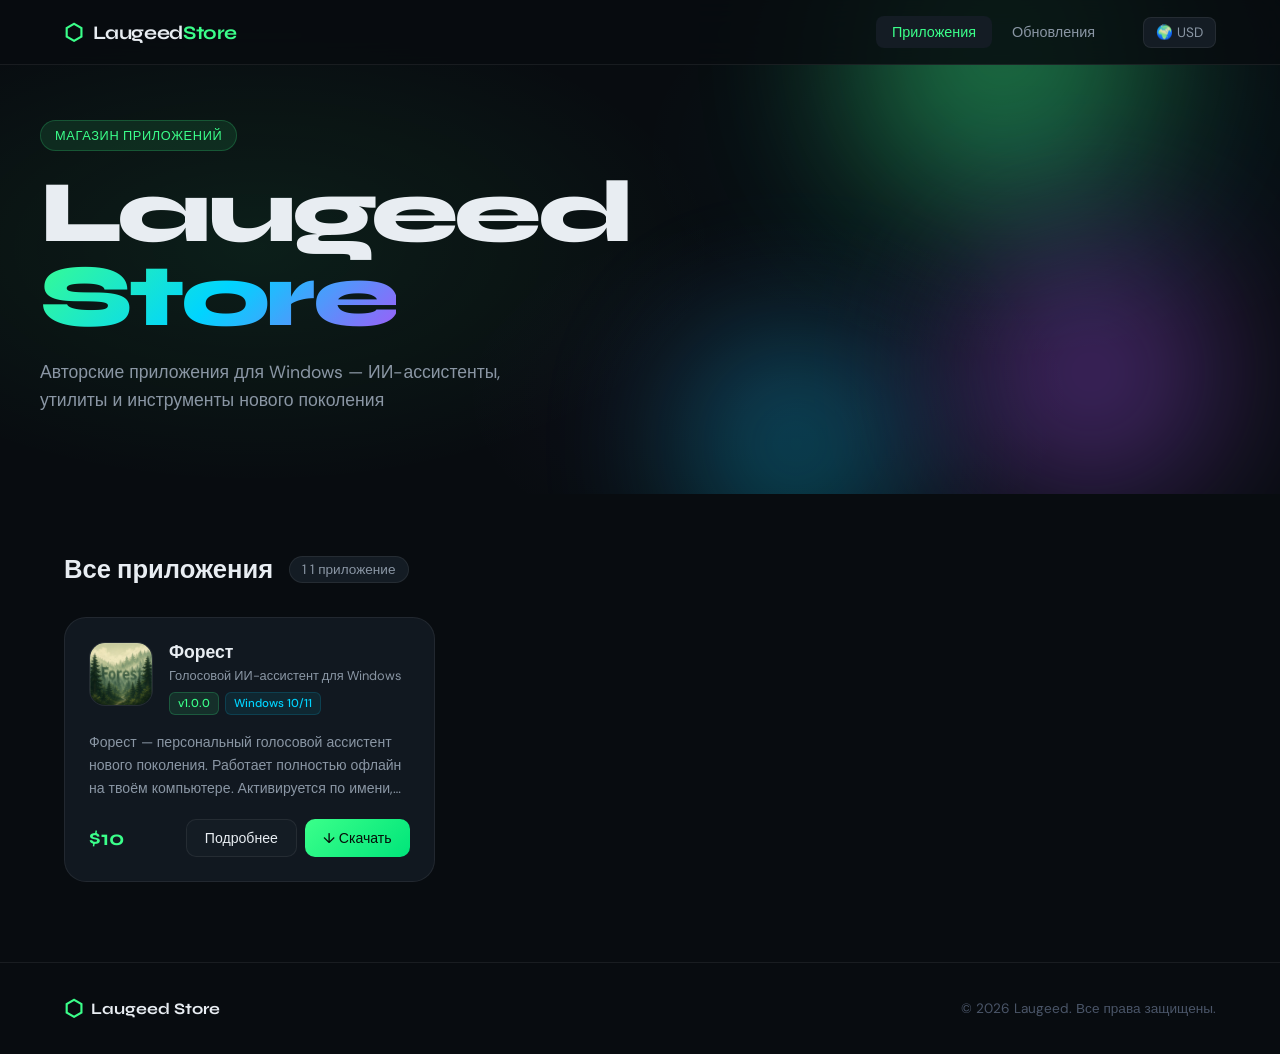
<file: index.html>
<!DOCTYPE html>
<html lang="ru">
<head>
  <meta charset="UTF-8"/>
  <meta name="viewport" content="width=device-width, initial-scale=1.0"/>
  <title>Laugeed Store</title>
  <link rel="stylesheet" href="style.css"/>
  <link rel="preconnect" href="https://fonts.googleapis.com"/>
  <link href="https://fonts.googleapis.com/css2?family=Syne:wght@400;600;700;800&family=DM+Sans:wght@300;400;500&display=swap" rel="stylesheet"/>
</head>
<body>

<!-- ═══ НАВИГАЦИЯ ═══ -->
<nav class="navbar">
  <div class="nav-inner">
    <a href="index.html" class="logo">
      <span class="logo-icon">⬡</span>
      <span class="logo-text">Laugeed<span class="logo-accent">Store</span></span>
    </a>
    <div class="nav-links">
      <a href="index.html" class="nav-link active">Приложения</a>
      <a href="updates.html" class="nav-link">Обновления</a>
    </div>
    <div class="nav-region" id="regionDisplay">🌍 USD</div>
  </div>
</nav>

<!-- ═══ HERO ═══ -->
<section class="hero">
  <div class="hero-bg"></div>
  <div class="hero-content">
    <div class="hero-badge">Магазин приложений</div>
    <h1 class="hero-title">Laugeed<br/><span class="gradient-text">Store</span></h1>
    <p class="hero-sub">Авторские приложения для Windows — ИИ-ассистенты, утилиты и инструменты нового поколения</p>
  </div>
  <div class="hero-orbs">
    <div class="orb orb1"></div>
    <div class="orb orb2"></div>
    <div class="orb orb3"></div>
  </div>
</section>

<!-- ═══ ПРИЛОЖЕНИЯ ═══ -->
<section class="apps-section">
  <div class="container">
    <div class="section-header">
      <h2 class="section-title">Все приложения</h2>
      <span class="app-count" id="appCount">—</span>
    </div>
    <div class="apps-grid" id="appsGrid">
      <!-- Карточки генерируются из apps.json -->
      <div class="loading-state">
        <div class="spinner"></div>
        <p>Загрузка приложений...</p>
      </div>
    </div>
  </div>
</section>

<!-- ═══ ФУТЕР ═══ -->
<footer class="footer">
  <div class="container">
    <div class="footer-inner">
      <div class="footer-brand">
        <span class="logo-icon">⬡</span>
        <span>Laugeed Store</span>
      </div>
      <p class="footer-copy">© 2026 Laugeed. Все права защищены.</p>
    </div>
  </div>
</footer>

<script src="script.js"></script>
</body>
</html>
</file>
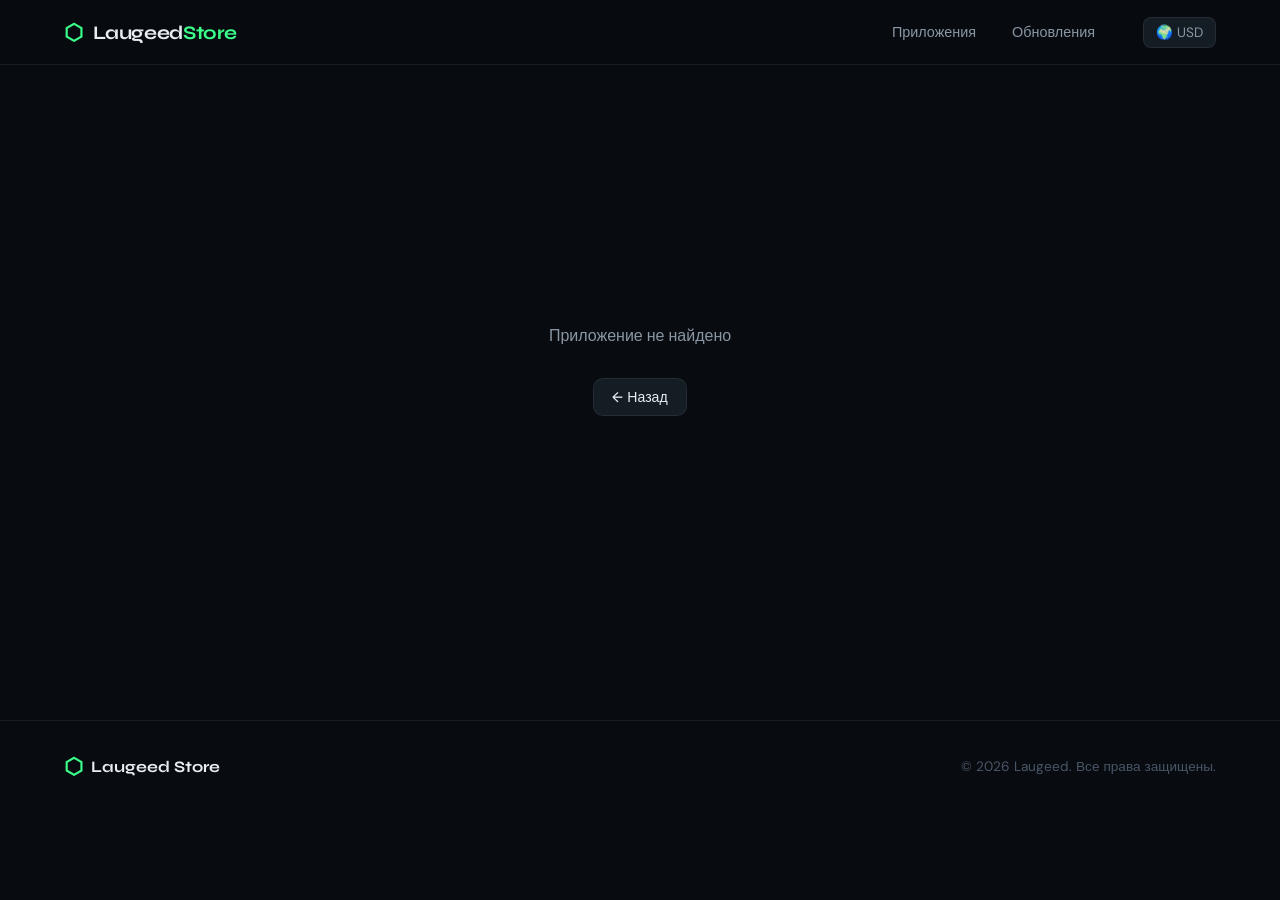
<file: app.html>
<!DOCTYPE html>
<html lang="ru">
<head>
  <meta charset="UTF-8"/>
  <meta name="viewport" content="width=device-width, initial-scale=1.0"/>
  <title>Laugeed Store — Приложение</title>
  <link rel="stylesheet" href="style.css"/>
  <link rel="preconnect" href="https://fonts.googleapis.com"/>
  <link href="https://fonts.googleapis.com/css2?family=Syne:wght@400;600;700;800&family=DM+Sans:wght@300;400;500&display=swap" rel="stylesheet"/>
</head>
<body>

<nav class="navbar">
  <div class="nav-inner">
    <a href="index.html" class="logo">
      <span class="logo-icon">⬡</span>
      <span class="logo-text">Laugeed<span class="logo-accent">Store</span></span>
    </a>
    <div class="nav-links">
      <a href="index.html" class="nav-link">Приложения</a>
      <a href="updates.html" class="nav-link">Обновления</a>
    </div>
    <div class="nav-region" id="regionDisplay">🌍 USD</div>
  </div>
</nav>

<div class="app-page" id="appPage">
  <div class="loading-state full-page">
    <div class="spinner"></div>
    <p>Загрузка...</p>
  </div>
</div>

<footer class="footer">
  <div class="container">
    <div class="footer-inner">
      <div class="footer-brand"><span class="logo-icon">⬡</span><span>Laugeed Store</span></div>
      <p class="footer-copy">© 2026 Laugeed. Все права защищены.</p>
    </div>
  </div>
</footer>

<script src="script.js"></script>
</body>
</html>
</file>
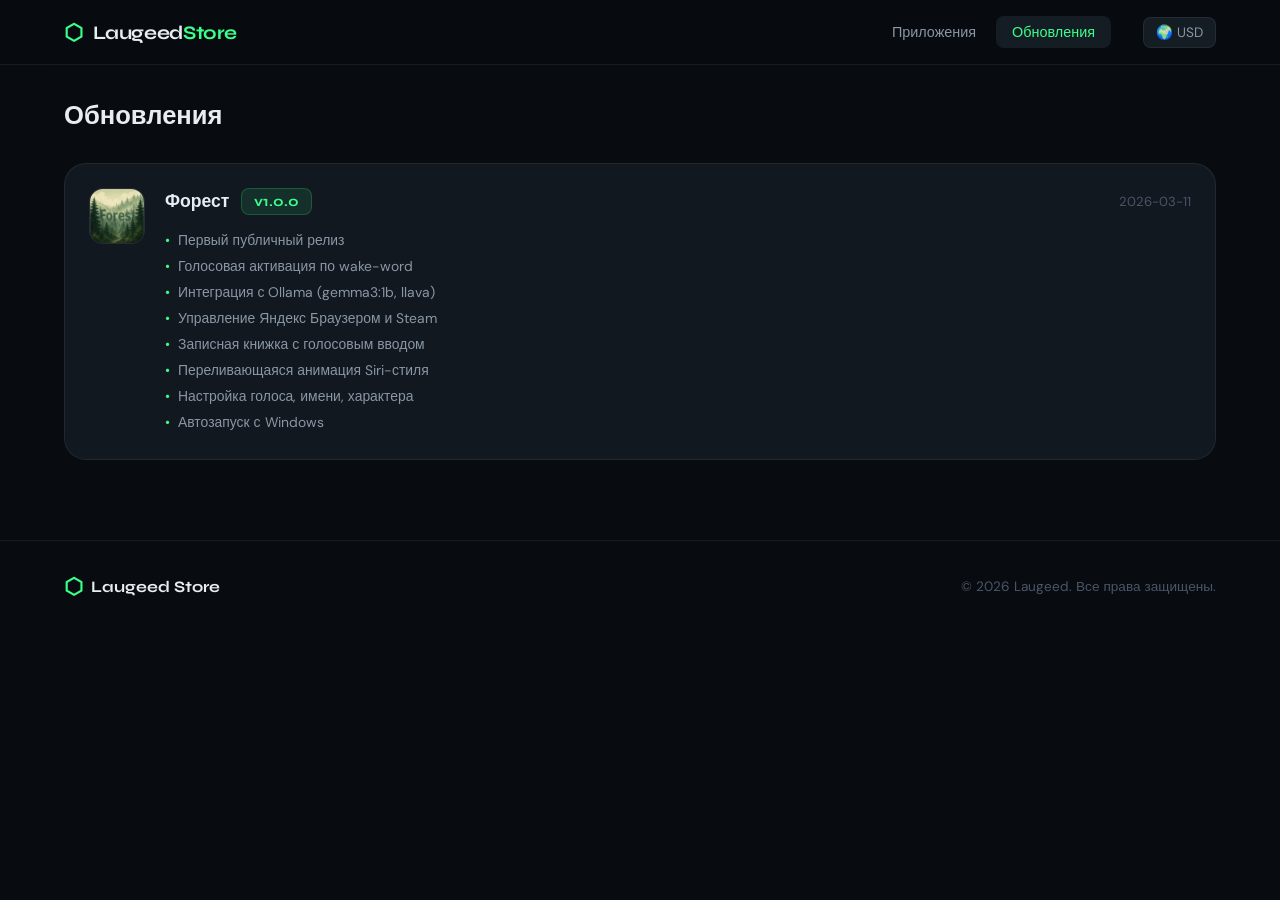
<file: updates.html>
<!DOCTYPE html>
<html lang="ru">
<head>
  <meta charset="UTF-8"/>
  <meta name="viewport" content="width=device-width, initial-scale=1.0"/>
  <title>Laugeed Store — Обновления</title>
  <link rel="stylesheet" href="style.css"/>
  <link rel="preconnect" href="https://fonts.googleapis.com"/>
  <link href="https://fonts.googleapis.com/css2?family=Syne:wght@400;600;700;800&family=DM+Sans:wght@300;400;500&display=swap" rel="stylesheet"/>
</head>
<body>

<nav class="navbar">
  <div class="nav-inner">
    <a href="index.html" class="logo">
      <span class="logo-icon">⬡</span>
      <span class="logo-text">Laugeed<span class="logo-accent">Store</span></span>
    </a>
    <div class="nav-links">
      <a href="index.html" class="nav-link">Приложения</a>
      <a href="updates.html" class="nav-link active">Обновления</a>
    </div>
    <div class="nav-region" id="regionDisplay">🌍 USD</div>
  </div>
</nav>

<section class="updates-page">
  <div class="container">
    <div class="section-header">
      <h2 class="section-title">Обновления</h2>
    </div>
    <div id="updatesList" class="updates-list">
      <div class="loading-state">
        <div class="spinner"></div>
        <p>Загрузка обновлений...</p>
      </div>
    </div>
  </div>
</section>

<footer class="footer">
  <div class="container">
    <div class="footer-inner">
      <div class="footer-brand"><span class="logo-icon">⬡</span><span>Laugeed Store</span></div>
      <p class="footer-copy">© 2026 Laugeed. Все права защищены.</p>
    </div>
  </div>
</footer>

<script src="script.js"></script>
</body>
</html>
</file>
<file: style.css>
/* ═══════════════════════════════════════════
   LAUGEED STORE — Стили
   Тёмный интерфейс в стиле Steam / App Store
═══════════════════════════════════════════ */

/* ── Переменные ─────────────────────────────── */
:root {
  --bg:         #080c10;
  --bg2:        #0e1419;
  --bg3:        #141c24;
  --card:       #111820;
  --card-hover: #161f29;
  --border:     rgba(255,255,255,0.07);
  --border2:    rgba(255,255,255,0.12);
  --accent:     #3bff8a;
  --accent2:    #00d4ff;
  --accent3:    #a855f7;
  --text:       #e8edf2;
  --text2:      #8a96a4;
  --text3:      #4a5568;
  --radius:     14px;
  --radius-lg:  22px;
  --shadow:     0 8px 32px rgba(0,0,0,0.5);
  --shadow-card:0 4px 24px rgba(0,0,0,0.4);
  --glow-green: 0 0 40px rgba(59,255,138,0.15);
  --glow-blue:  0 0 40px rgba(0,212,255,0.15);
  --font-head:  'Syne', sans-serif;
  --font-body:  'DM Sans', sans-serif;
  --transition: 0.25s cubic-bezier(0.4,0,0.2,1);
}

/* ── Сброс ──────────────────────────────────── */
*, *::before, *::after { box-sizing: border-box; margin: 0; padding: 0; }
html { scroll-behavior: smooth; }
body {
  font-family: var(--font-body);
  background: var(--bg);
  color: var(--text);
  min-height: 100vh;
  overflow-x: hidden;
}
a { text-decoration: none; color: inherit; }
img { max-width: 100%; }

/* ── Контейнер ──────────────────────────────── */
.container { max-width: 1200px; margin: 0 auto; padding: 0 24px; }

/* ═══ НАВИГАЦИЯ ════════════════════════════════ */
.navbar {
  position: fixed; top: 0; left: 0; right: 0; z-index: 100;
  background: rgba(8,12,16,0.85);
  backdrop-filter: blur(20px);
  border-bottom: 1px solid var(--border);
}
.nav-inner {
  max-width: 1200px; margin: 0 auto;
  padding: 0 24px;
  height: 64px;
  display: flex; align-items: center; gap: 32px;
}
.logo {
  display: flex; align-items: center; gap: 10px;
  font-family: var(--font-head);
  font-size: 1.2rem; font-weight: 700;
  letter-spacing: -0.02em;
}
.logo-icon { font-size: 1.4rem; color: var(--accent); }
.logo-accent { color: var(--accent); }
.nav-links { display: flex; gap: 4px; margin-left: auto; }
.nav-link {
  padding: 7px 16px;
  border-radius: 8px;
  font-size: 0.9rem;
  color: var(--text2);
  transition: var(--transition);
}
.nav-link:hover { background: var(--bg3); color: var(--text); }
.nav-link.active { background: var(--bg3); color: var(--accent); }
.nav-region {
  font-size: 0.85rem; color: var(--text2);
  background: var(--bg3);
  padding: 6px 12px; border-radius: 8px;
  border: 1px solid var(--border);
  white-space: nowrap;
}

/* ═══ HERO ══════════════════════════════════════ */
.hero {
  position: relative;
  min-height: 420px;
  display: flex; align-items: center;
  padding: 120px 24px 80px;
  overflow: hidden;
}
.hero-bg {
  position: absolute; inset: 0;
  background:
    radial-gradient(ellipse 60% 80% at 20% 50%, rgba(59,255,138,0.08) 0%, transparent 60%),
    radial-gradient(ellipse 50% 70% at 80% 30%, rgba(0,212,255,0.06) 0%, transparent 60%),
    radial-gradient(ellipse 40% 60% at 60% 80%, rgba(168,85,247,0.05) 0%, transparent 60%);
}
.hero-content {
  position: relative; z-index: 2;
  max-width: 1200px; margin: 0 auto; width: 100%;
}
.hero-badge {
  display: inline-flex; align-items: center; gap: 8px;
  font-size: 0.8rem; font-weight: 500;
  color: var(--accent);
  background: rgba(59,255,138,0.1);
  border: 1px solid rgba(59,255,138,0.2);
  padding: 6px 14px; border-radius: 100px;
  margin-bottom: 20px;
  letter-spacing: 0.05em; text-transform: uppercase;
}
.hero-title {
  font-family: var(--font-head);
  font-size: clamp(3rem, 8vw, 5.5rem);
  font-weight: 800;
  line-height: 0.95;
  letter-spacing: -0.04em;
  margin-bottom: 20px;
}
.gradient-text {
  background: linear-gradient(135deg, var(--accent) 0%, var(--accent2) 50%, var(--accent3) 100%);
  -webkit-background-clip: text;
  -webkit-text-fill-color: transparent;
  background-clip: text;
}
.hero-sub {
  font-size: 1.1rem; color: var(--text2);
  max-width: 500px; line-height: 1.6;
}

/* Orbs */
.hero-orbs { position: absolute; inset: 0; pointer-events: none; z-index: 1; }
.orb {
  position: absolute; border-radius: 50%;
  filter: blur(80px); opacity: 0.4;
  animation: float 8s ease-in-out infinite;
}
.orb1 { width: 300px; height: 300px; background: var(--accent); top: -100px; right: 10%; animation-delay: 0s; }
.orb2 { width: 200px; height: 200px; background: var(--accent2); bottom: -50px; right: 30%; animation-delay: -3s; }
.orb3 { width: 250px; height: 250px; background: var(--accent3); top: 50%; right: 5%; animation-delay: -6s; }

@keyframes float {
  0%,100% { transform: translateY(0) scale(1); }
  50%      { transform: translateY(-30px) scale(1.05); }
}

/* ═══ СЕКЦИИ ══════════════════════════════════ */
.apps-section { padding: 60px 0 80px; }
.section-header {
  display: flex; align-items: center; gap: 16px;
  margin-bottom: 32px;
}
.section-title {
  font-family: var(--font-head);
  font-size: 1.6rem; font-weight: 700;
}
.app-count {
  font-size: 0.85rem; color: var(--text2);
  background: var(--bg3);
  border: 1px solid var(--border);
  padding: 4px 12px; border-radius: 100px;
}

/* ═══ СЕТКА ПРИЛОЖЕНИЙ ═══════════════════════ */
.apps-grid {
  display: grid;
  grid-template-columns: repeat(auto-fill, minmax(300px, 1fr));
  gap: 20px;
}

/* ═══ КАРТОЧКА ════════════════════════════════ */
.app-card {
  background: var(--card);
  border: 1px solid var(--border);
  border-radius: var(--radius-lg);
  padding: 24px;
  transition: var(--transition);
  cursor: pointer;
  position: relative;
  overflow: hidden;
  animation: fadeUp 0.5s ease both;
}
.app-card::before {
  content: '';
  position: absolute; inset: 0;
  background: radial-gradient(ellipse 80% 60% at 50% -20%, rgba(59,255,138,0.06), transparent);
  opacity: 0; transition: var(--transition);
}
.app-card:hover {
  background: var(--card-hover);
  border-color: var(--border2);
  transform: translateY(-4px);
  box-shadow: var(--shadow-card), var(--glow-green);
}
.app-card:hover::before { opacity: 1; }

.card-header {
  display: flex; align-items: flex-start; gap: 16px;
  margin-bottom: 16px;
}
.card-icon {
  width: 64px; height: 64px;
  border-radius: 16px;
  background: var(--bg3);
  border: 1px solid var(--border);
  overflow: hidden; flex-shrink: 0;
  display: flex; align-items: center; justify-content: center;
}
.card-icon img { width: 100%; height: 100%; object-fit: cover; }
.card-icon-placeholder {
  font-size: 2rem;
  background: linear-gradient(135deg, var(--accent), var(--accent2));
  -webkit-background-clip: text; -webkit-text-fill-color: transparent;
}
.card-meta { flex: 1; min-width: 0; }
.card-name {
  font-family: var(--font-head);
  font-size: 1.1rem; font-weight: 700;
  margin-bottom: 4px;
  white-space: nowrap; overflow: hidden; text-overflow: ellipsis;
}
.card-tagline {
  font-size: 0.8rem; color: var(--text2);
  margin-bottom: 8px;
}
.card-badges { display: flex; gap: 6px; flex-wrap: wrap; }
.badge {
  font-size: 0.72rem; font-weight: 500;
  padding: 3px 8px; border-radius: 6px;
}
.badge-version {
  background: rgba(59,255,138,0.1);
  color: var(--accent);
  border: 1px solid rgba(59,255,138,0.2);
}
.badge-platform {
  background: rgba(0,212,255,0.08);
  color: var(--accent2);
  border: 1px solid rgba(0,212,255,0.15);
}

.card-desc {
  font-size: 0.88rem; color: var(--text2);
  line-height: 1.6;
  margin-bottom: 20px;
  display: -webkit-box;
  -webkit-line-clamp: 3;
  -webkit-box-orient: vertical;
  overflow: hidden;
}

.card-footer {
  display: flex; align-items: center;
  justify-content: space-between; gap: 12px;
}
.card-price {
  font-family: var(--font-head);
  font-size: 1.3rem; font-weight: 700;
  color: var(--accent);
}
.card-price.free { color: var(--accent2); }
.card-actions { display: flex; gap: 8px; }

/* ═══ КНОПКИ ══════════════════════════════════ */
.btn {
  display: inline-flex; align-items: center; gap: 6px;
  padding: 9px 18px;
  border-radius: 10px;
  font-family: var(--font-body);
  font-size: 0.88rem; font-weight: 500;
  border: none; cursor: pointer;
  transition: var(--transition);
  white-space: nowrap;
}
.btn-primary {
  background: linear-gradient(135deg, var(--accent) 0%, #00e57a 100%);
  color: #050e08;
}
.btn-primary:hover {
  filter: brightness(1.1);
  transform: translateY(-1px);
  box-shadow: 0 4px 20px rgba(59,255,138,0.4);
}
.btn-secondary {
  background: var(--bg3);
  color: var(--text);
  border: 1px solid var(--border);
}
.btn-secondary:hover {
  background: var(--card-hover);
  border-color: var(--border2);
}
.btn-ghost {
  background: transparent;
  color: var(--text2);
  border: 1px solid var(--border);
}
.btn-ghost:hover { background: var(--bg3); color: var(--text); }

/* ═══ СТРАНИЦА ПРИЛОЖЕНИЯ ════════════════════ */
.app-page { padding: 100px 0 80px; }
.app-page .container { max-width: 900px; }

.app-hero {
  display: flex; gap: 36px; align-items: flex-start;
  margin-bottom: 48px;
}
.app-hero-icon {
  width: 120px; height: 120px;
  border-radius: 28px;
  background: var(--bg3);
  border: 1px solid var(--border);
  overflow: hidden; flex-shrink: 0;
  display: flex; align-items: center; justify-content: center;
}
.app-hero-icon img { width: 100%; height: 100%; object-fit: cover; }
.app-hero-info { flex: 1; }
.app-hero-name {
  font-family: var(--font-head);
  font-size: 2.2rem; font-weight: 800;
  letter-spacing: -0.03em;
  margin-bottom: 8px;
}
.app-hero-tagline { font-size: 1rem; color: var(--text2); margin-bottom: 16px; }
.app-hero-badges { display: flex; gap: 8px; flex-wrap: wrap; margin-bottom: 24px; }
.app-hero-actions { display: flex; gap: 12px; align-items: center; flex-wrap: wrap; }
.app-hero-price {
  font-family: var(--font-head);
  font-size: 1.6rem; font-weight: 700;
  color: var(--accent);
}

/* Блоки страницы приложения */
.app-block {
  background: var(--card);
  border: 1px solid var(--border);
  border-radius: var(--radius-lg);
  padding: 28px;
  margin-bottom: 20px;
}
.app-block-title {
  font-family: var(--font-head);
  font-size: 1.1rem; font-weight: 700;
  margin-bottom: 16px;
  color: var(--text);
}
.app-desc { font-size: 0.95rem; color: var(--text2); line-height: 1.7; }

.features-list { list-style: none; display: grid; grid-template-columns: 1fr 1fr; gap: 10px; }
.features-list li {
  display: flex; align-items: flex-start; gap: 10px;
  font-size: 0.9rem; color: var(--text2);
}
.features-list li::before {
  content: '✓';
  color: var(--accent);
  font-weight: 700; flex-shrink: 0;
  margin-top: 1px;
}

/* Changelog */
.changelog-entry { margin-bottom: 24px; }
.changelog-entry:last-child { margin-bottom: 0; }
.changelog-version {
  display: flex; align-items: center; gap: 12px;
  margin-bottom: 12px;
}
.changelog-ver-badge {
  font-family: var(--font-head);
  font-size: 0.9rem; font-weight: 700;
  background: rgba(59,255,138,0.1);
  color: var(--accent);
  border: 1px solid rgba(59,255,138,0.2);
  padding: 4px 12px; border-radius: 8px;
}
.changelog-date { font-size: 0.82rem; color: var(--text3); }
.changelog-list { list-style: none; }
.changelog-list li {
  display: flex; align-items: flex-start; gap: 10px;
  font-size: 0.88rem; color: var(--text2);
  padding: 5px 0;
  border-bottom: 1px solid var(--border);
}
.changelog-list li:last-child { border-bottom: none; }
.changelog-list li::before {
  content: '→';
  color: var(--accent2); flex-shrink: 0;
}

/* Мета-инфо */
.app-meta-grid { display: grid; grid-template-columns: 1fr 1fr; gap: 16px; }
.meta-item { }
.meta-label { font-size: 0.75rem; color: var(--text3); text-transform: uppercase; letter-spacing: 0.08em; margin-bottom: 4px; }
.meta-value { font-size: 0.95rem; color: var(--text); font-weight: 500; }

/* Хлебные крошки */
.breadcrumb {
  display: flex; align-items: center; gap: 8px;
  font-size: 0.85rem; color: var(--text3);
  margin-bottom: 32px;
}
.breadcrumb a { color: var(--text2); transition: var(--transition); }
.breadcrumb a:hover { color: var(--accent); }
.breadcrumb span { color: var(--text3); }

/* ═══ ОБНОВЛЕНИЯ ══════════════════════════════ */
.updates-page { padding: 100px 0 80px; }
.updates-list { display: flex; flex-direction: column; gap: 20px; }

.update-card {
  background: var(--card);
  border: 1px solid var(--border);
  border-radius: var(--radius-lg);
  padding: 24px;
  display: flex; gap: 20px; align-items: flex-start;
  animation: fadeUp 0.4s ease both;
}
.update-icon {
  width: 56px; height: 56px; border-radius: 14px;
  background: var(--bg3); border: 1px solid var(--border);
  overflow: hidden; flex-shrink: 0;
  display: flex; align-items: center; justify-content: center;
}
.update-icon img { width: 100%; height: 100%; object-fit: cover; }
.update-info { flex: 1; }
.update-header {
  display: flex; align-items: center; gap: 12px;
  margin-bottom: 12px; flex-wrap: wrap;
}
.update-name {
  font-family: var(--font-head);
  font-size: 1.1rem; font-weight: 700;
}
.update-date { font-size: 0.82rem; color: var(--text3); margin-left: auto; }
.update-changes { list-style: none; }
.update-changes li {
  display: flex; gap: 8px;
  font-size: 0.87rem; color: var(--text2);
  padding: 4px 0;
}
.update-changes li::before { content: '•'; color: var(--accent); }

/* ═══ ЗАГРУЗКА ════════════════════════════════ */
.loading-state {
  display: flex; flex-direction: column;
  align-items: center; justify-content: center;
  padding: 60px; gap: 16px; color: var(--text2);
  grid-column: 1 / -1;
}
.loading-state.full-page {
  min-height: 60vh;
}
.spinner {
  width: 36px; height: 36px;
  border: 3px solid var(--border);
  border-top-color: var(--accent);
  border-radius: 50%;
  animation: spin 0.8s linear infinite;
}
@keyframes spin { to { transform: rotate(360deg); } }

/* ═══ ФУТЕР ═══════════════════════════════════ */
.footer {
  border-top: 1px solid var(--border);
  padding: 32px 0;
}
.footer-inner {
  display: flex; align-items: center;
  justify-content: space-between; flex-wrap: wrap; gap: 16px;
}
.footer-brand {
  display: flex; align-items: center; gap: 8px;
  font-family: var(--font-head); font-weight: 700;
}
.footer-copy { font-size: 0.85rem; color: var(--text3); }

/* ═══ АНИМАЦИИ ════════════════════════════════ */
@keyframes fadeUp {
  from { opacity: 0; transform: translateY(20px); }
  to   { opacity: 1; transform: translateY(0); }
}

/* ═══ АДАПТИВ ═════════════════════════════════ */
@media (max-width: 768px) {
  .nav-links { display: none; }
  .hero { padding: 100px 24px 60px; min-height: 340px; }
  .hero-title { font-size: 3rem; }
  .apps-grid { grid-template-columns: 1fr; }
  .app-hero { flex-direction: column; }
  .app-hero-icon { width: 80px; height: 80px; }
  .features-list { grid-template-columns: 1fr; }
  .app-meta-grid { grid-template-columns: 1fr; }
  .footer-inner { flex-direction: column; text-align: center; }
}
@media (max-width: 480px) {
  .card-footer { flex-direction: column; align-items: flex-start; }
  .app-hero-actions { flex-direction: column; align-items: flex-start; }
}
</file>
